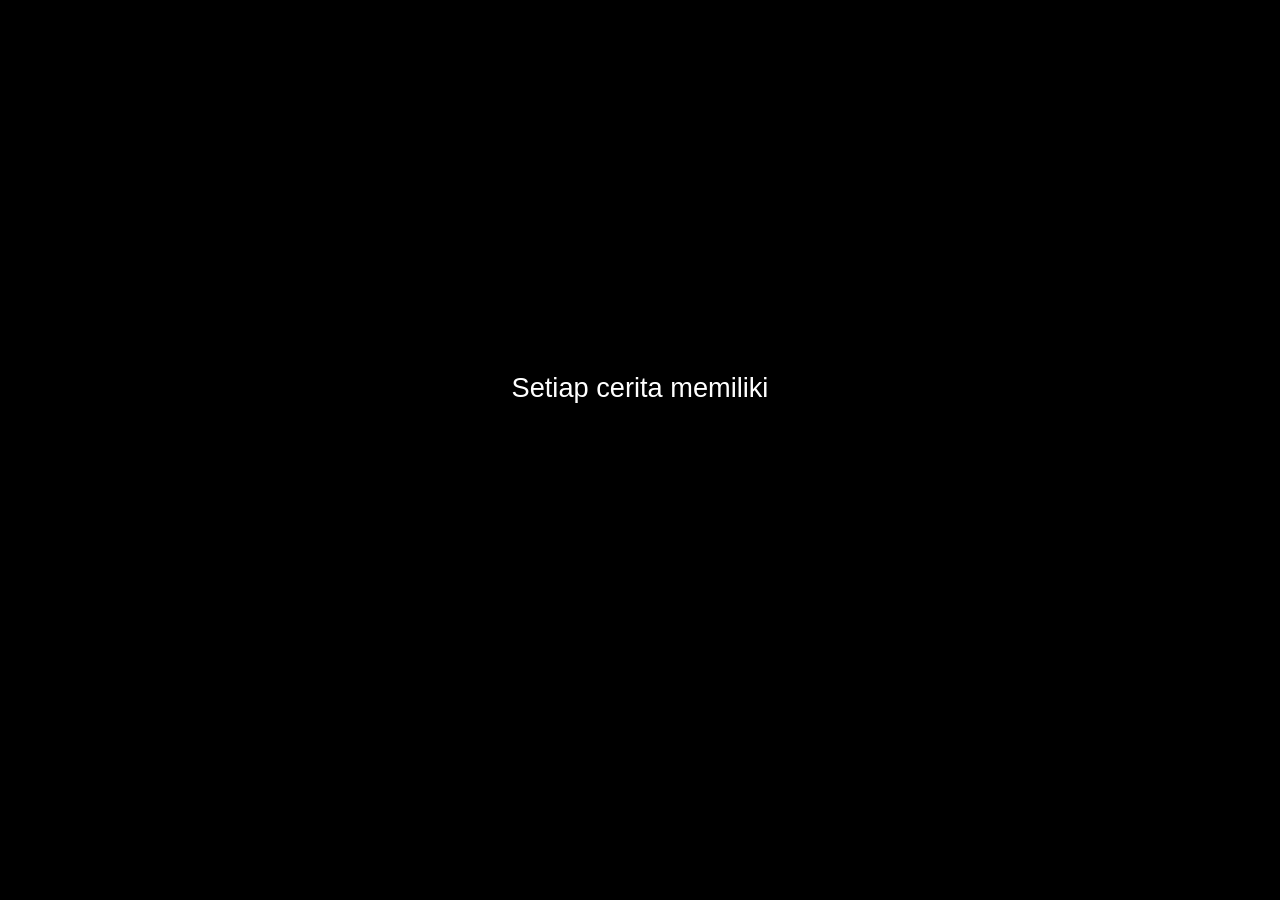
<file: index.html>
<!DOCTYPE html>
<html lang="id">
<head>
    <meta charset="UTF-8">
    <meta name="viewport" content="width=device-width, initial-scale=1.0">
    <title>The Story of Pinyu</title>

    <link rel="stylesheet" href="style.css">
</head>
<body>

    <div class="container">

        <div id="text-container">
            <p id="story-text"></p>
        </div>

        <button id="start-btn">
            💌 Mulai Cerita
        </button>

    </div>

    <script src="script.js"></script>

</body>
</html>
</file>
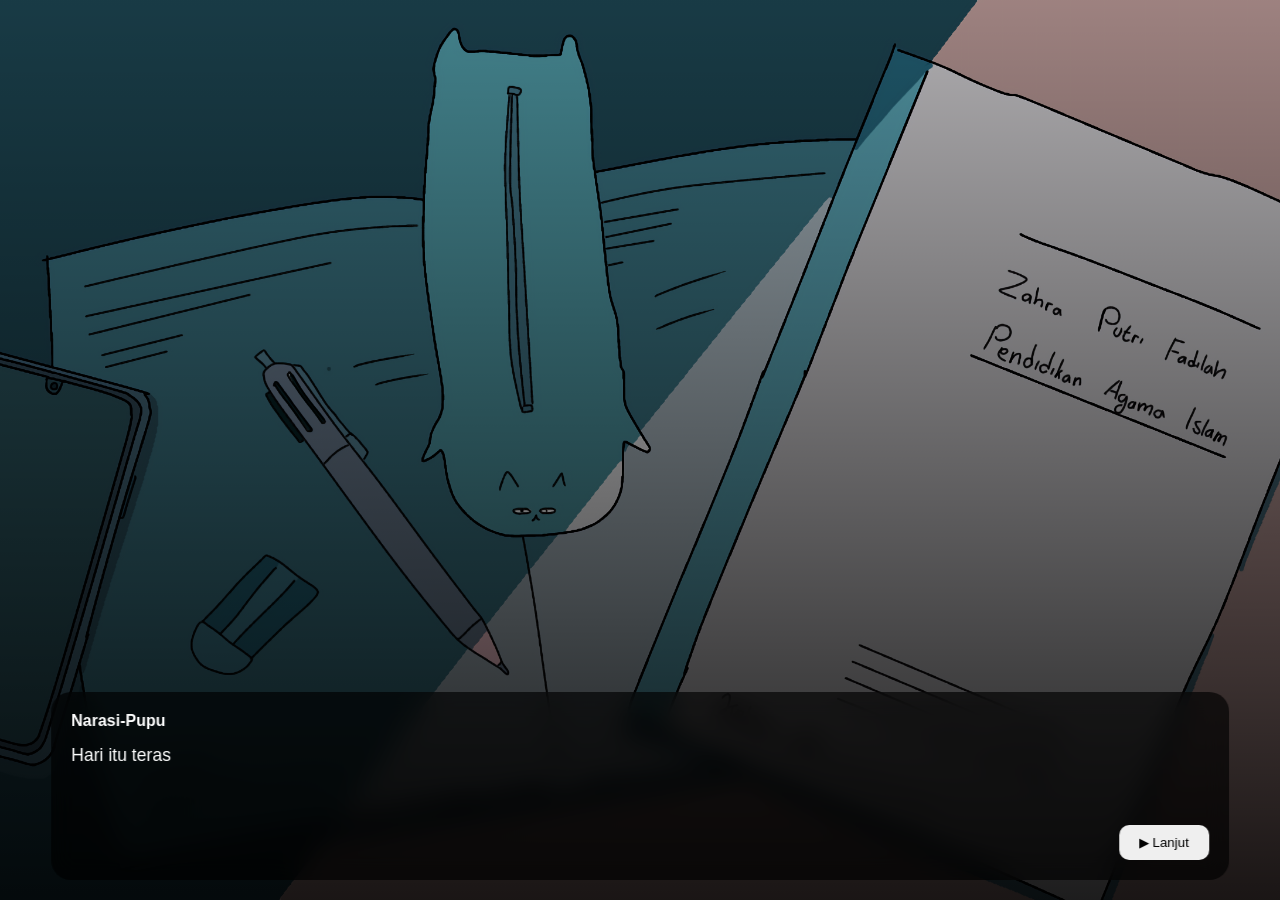
<file: chapter1.html>
<!DOCTYPE html>
<html lang="id">
<head>
    <meta charset="UTF-8">
    <meta name="viewport" content="width=device-width, initial-scale=1.0">
    <title>Chapter 1 - Pesan Pertama</title>

    <link rel="stylesheet" href="chapter1.css">
</head>
<body>

    <div id="game">

        <img
            id="sceneImage"
            class="scene-image"
            src="assets/scene1.png"
            alt="scene">

        <div class="overlay"></div>

        <div class="dialog-box">

            <div id="speaker">
                Narasi
            </div>

            <div id="dialogText"></div>

            <button id="nextBtn">
                ▶ Lanjut
            </button>

            <button id="btnNextChapter" style="display:none">Lanjut ke Chapter 2 ➔</button>

        </div>

        <div id="choiceContainer">

            <button class="choice" data-type="cepat">
                 Balas Sekarang Juga
            </button>

            <button class="choice" data-type="santai">
                 Balas Santai aja
            </button>

            <button class="choice" data-type="nanti">
                 Nanti aja deh
            </button>

        </div>

    </div>

    <script src="chapter1.js"></script>

</body>
</html>
</file>
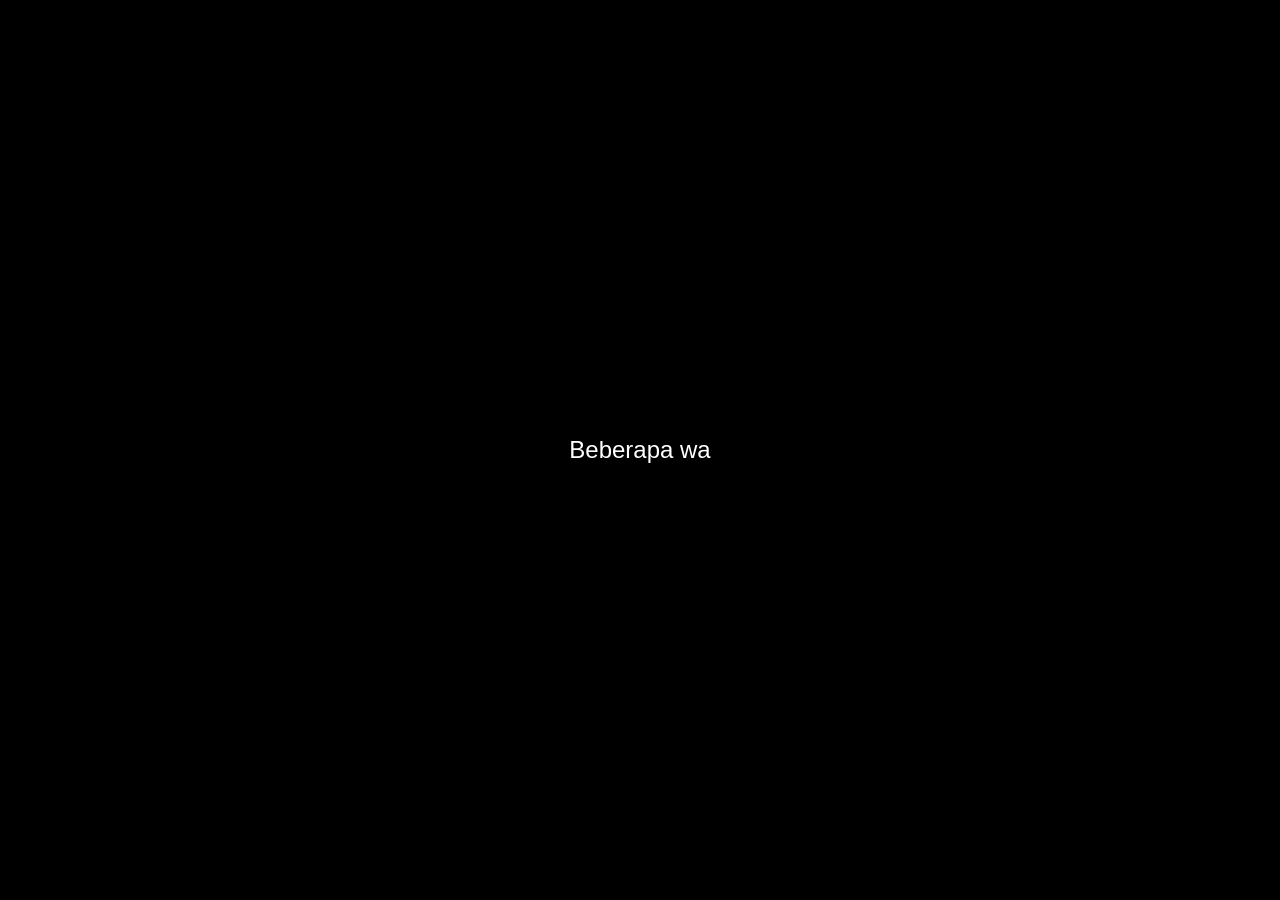
<file: chapter2.html>
<!DOCTYPE html>
<html lang="id">
<head>
    <meta charset="UTF-8">
    <meta name="viewport" content="width=device-width, initial-scale=1.0">
    <title>Chapter 2 - Chat Lewat Teman</title>
    <link rel="stylesheet" href="chapter2.css">
</head>
<body>

    <div id="prolog-screen">
        <p id="prolog-text"></p>
    </div>

    <div id="game">
        <img id="sceneImage" class="scene-image" src="assets/scene_narrative.png" alt="scene">
        <div class="overlay"></div>

        <div id="game-container" style="display:none;">
            <div id="source-container" class="drag-zone"></div>
            <div id="drop-container" class="drop-zone"></div>
            <button id="checkBtn" class="btn-check">Cek Urutan</button>
        </div>

        <div class="dialog-box">
            <div id="speaker">Narasi-Pupu</div>
            <div id="dialogText"></div>
            <button id="nextBtn">▶ Lanjut</button>
            <button id="btnNextChapter" style="display:none">Lanjut ke Chapter 3 ➔</button>
        </div>
    </div>

    <script src="chapter2.js"></script>
</body>
</html>
</file>
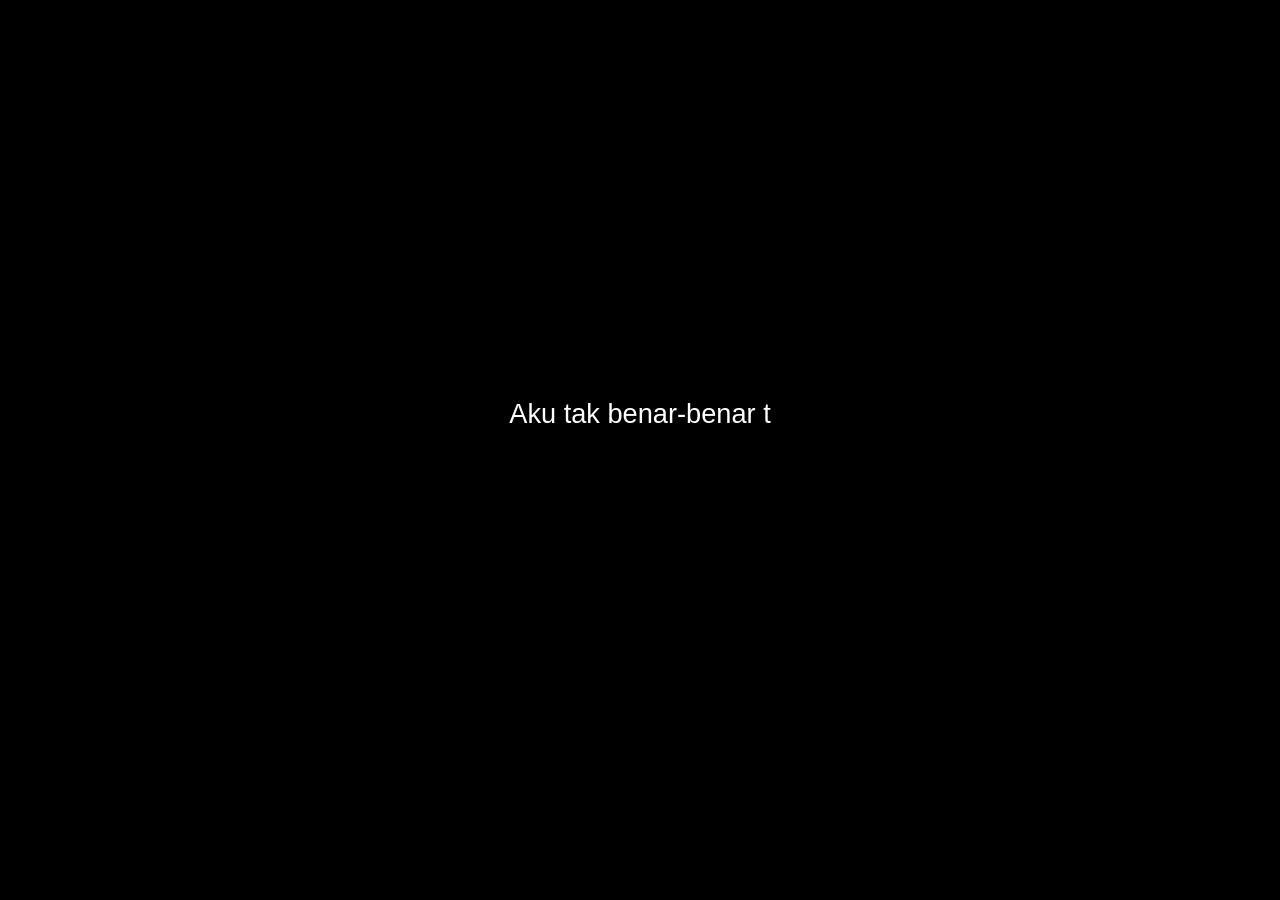
<file: chapter3.html>
<!DOCTYPE html>
<html lang="id">
<head>
    <meta charset="UTF-8">
    <meta name="viewport" content="width=device-width, initial-scale=1.0">
    <title>Chapter 3 - Mencari Alasan</title>
    <link rel="stylesheet" href="chapter3.css">
</head>
<body>

    <div class="container">
        <div id="text-container">
            <p id="story-text"></p>
        </div>
    </div>

    <!-- Elemen untuk background baru -->
    <div id="new-background"></div>

    <div id="object-container" style="display: none;">
        <img src="assets/obj_buku.png" id="obj-buku" class="clickable" alt="Buku">
        <img src="assets/obj_kertas.png" id="obj-kertas" class="clickable" alt="Kertas">
        <img src="assets/obj_jam.png" id="obj-jam" class="clickable" alt="Jam">
    </div>

    <div class="dialog-box" id="dialogBox" style="display: none;">
        <div id="speaker">Narasi-Binyu</div>
        <div id="dialogText"></div>
        <button id="nextBtn">▶ Lanjut</button>
    </div>

    <script src="chapter3.js"></script>
</body>
</html>
</file>
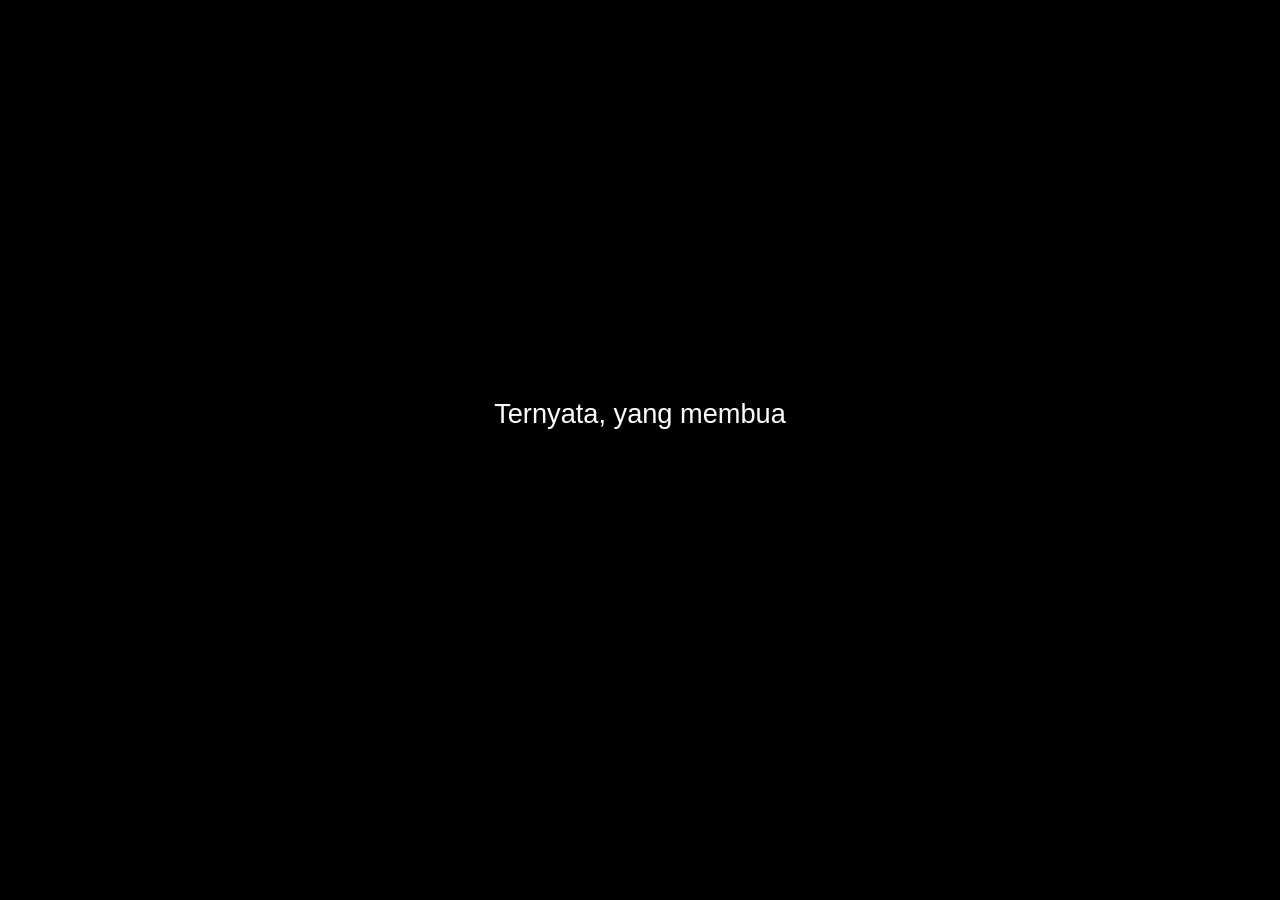
<file: chapter4.html>
<!DOCTYPE html>
<html lang="id">
<head>
    <meta charset="UTF-8">
    <meta name="viewport" content="width=device-width, initial-scale=1.0">
    <title>Chapter 4 - Momen-Momen Kecil</title>
    <link rel="stylesheet" href="chapter4.css">
</head>
<body>

    <div class="container">
        <div id="text-container">
            <p id="story-text"></p>
        </div>
    </div>

    <!-- Elemen untuk latar belakang dinamis -->
    <div id="new-background"></div>

    <!-- Elemen untuk foto/kenangan -->
    <div id="object-container" style="display: none;">
        <img src="assets/memori_foto.png" id="item-foto" class="memory-item" alt="Foto Pertama">
        <img src="assets/memori_ultah.jpg" id="item-ultah" class="memory-item" alt="Ulang Tahun">
        <img src="assets/memori_hadiah.jpg" id="item-hadiah" class="memory-item" alt="Hadiah Pertama">
        <img src="assets/memori_lagu.jpg" id="item-lagu" class="memory-item" alt="Lagu Favorit">
    </div>

    <!-- Kotak Dialog Utama -->
    <div class="dialog-box" id="dialogBox" style="display: none;">
        <div id="speaker">Narasi-Pupu</div>
        <div id="dialogText"></div>
        <button id="nextBtn">▶ Lanjut</button>
    </div>

    <script src="chapter4.js"></script>
</body>
</html>
</file>
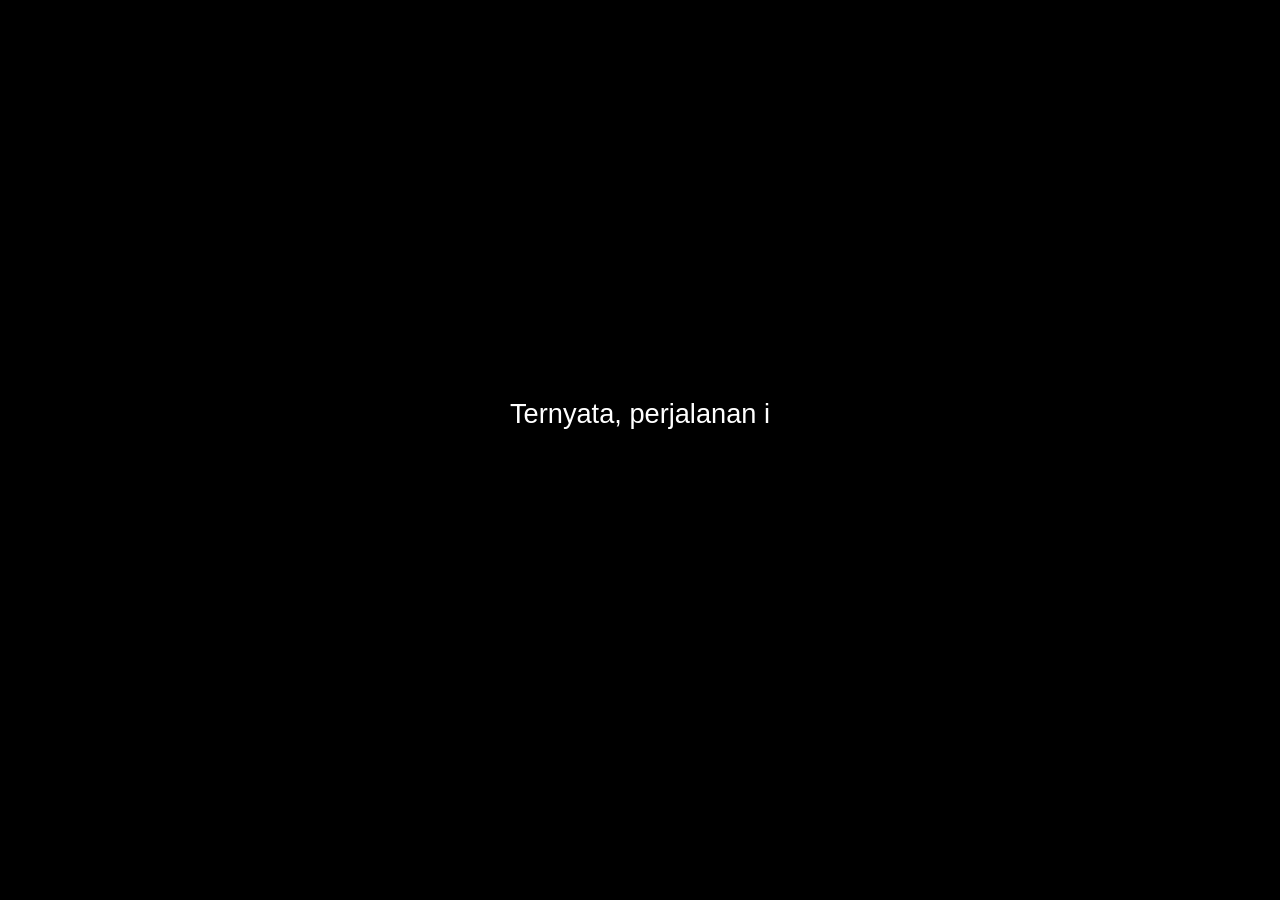
<file: chapter5.html>
<!DOCTYPE html>
<html lang="id">
<head>
    <meta charset="UTF-8">
    <meta name="viewport" content="width=device-width, initial-scale=1.0">
    <title>Chapter 5 - Mulai Ada Perasaan</title>
    <link rel="stylesheet" href="chapter5.css">
</head>
<body>

    <div class="container">
        <div id="text-container">
            <p id="story-text"></p>
        </div>
    </div>

    <div id="new-background"></div>

    <div id="choice-container" style="display: none;">
        <button class="choice-btn" id="choice1">Ah Biasa Meren cuma temen</button>
        <button class="choice-btn" id="choice2">Emm... Mungkin aku suka dia...?</button>
    </div>

    <div class="dialog-box" id="dialogBox" style="display: none;">
        <div id="speaker">Narasi-Pupu</div>
        <div id="dialogText"></div>
        <button id="nextBtn">▶ Lanjut</button>
    </div>

    <script src="chapter5.js"></script>
</body>
</html>
</file>
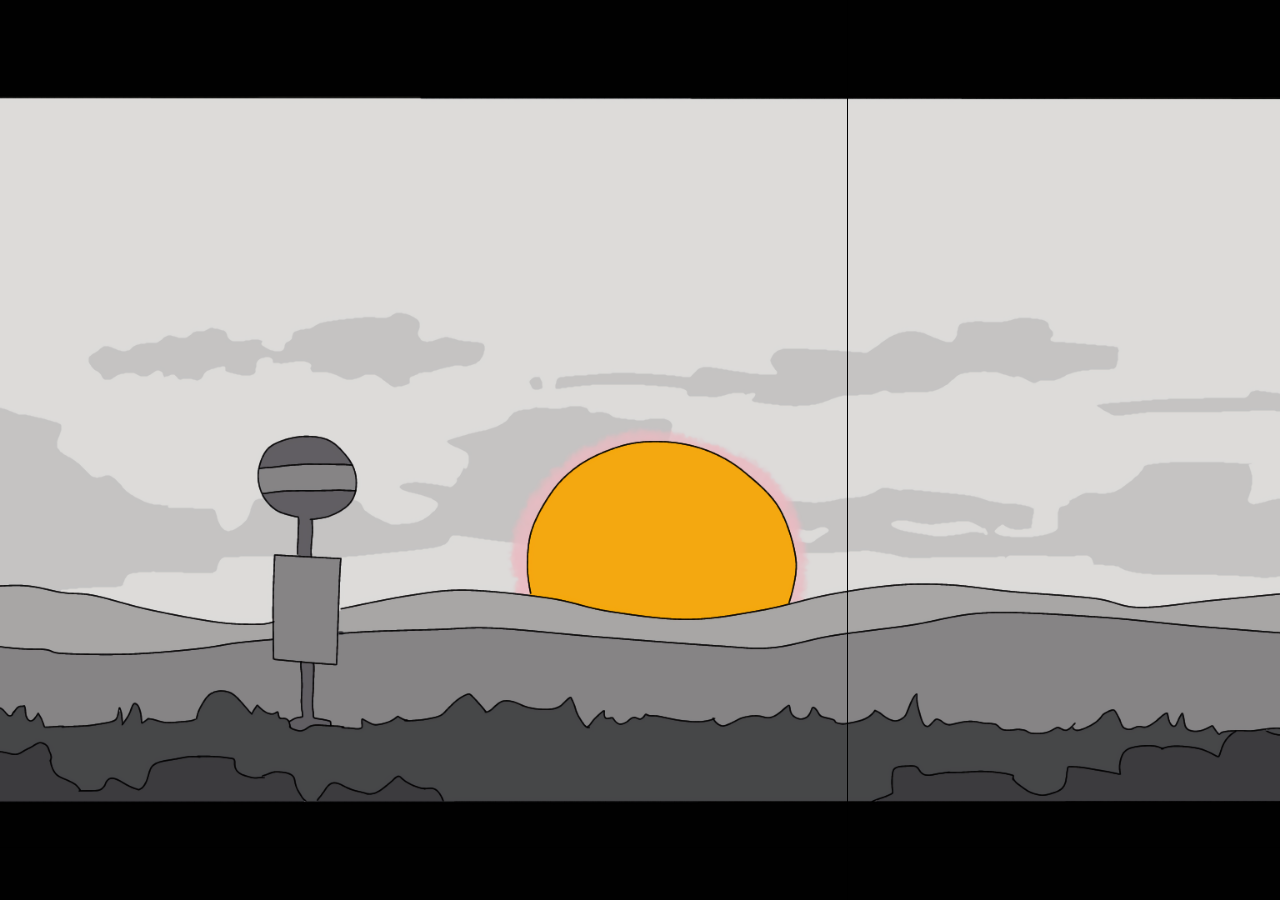
<file: chapter6.html>
<!DOCTYPE html>
<html lang="id">
<head>
    <meta charset="UTF-8">
    <meta name="viewport" content="width=device-width, initial-scale=1.0">
    <title>Chapter 6 - Rintangan Hubungan</title>
    <link rel="stylesheet" href="chapter6.css">
</head>
<body>

    <div id="new-background"></div>

    <div class="container" id="prolog-container">
        <div id="text-container">
            <p id="story-text"></p>
        </div>
    </div>

    <div id="puzzle-container" style="display: none;">
        <svg id="line-svg"></svg>
        
        <div class="nodes-wrapper">
            <div class="column problems">
                <div class="node-wrapper">
                    <div class="node-label">Kurang komunikasi</div>
                    <div class="node problem-node" data-id="p1" data-match="s1"></div>
                </div>
                <div class="node-wrapper">
                    <div class="node-label">Sibuk sekolah</div>
                    <div class="node problem-node" data-id="p2" data-match="s2"></div>
                </div>
                <div class="node-wrapper">
                    <div class="node-label">Salah paham</div>
                    <div class="node problem-node" data-id="p3" data-match="s3"></div>
                </div>
            </div>

            <div class="column solutions">
                <div class="node-wrapper">
                    <div class="node solution-node" data-id="s1"></div>
                    <div class="node-label">Mengobrol baik-baik</div>
                </div>
                <div class="node-wrapper">
                    <div class="node solution-node" data-id="s2"></div>
                    <div class="node-label">Memberikan dukungan</div>
                </div>
                <div class="node-wrapper">
                    <div class="node solution-node" data-id="s3"></div>
                    <div class="node-label">Mendengarkan penjelasan</div>
                </div>
            </div>
        </div>
    </div>

    <div id="trust-notif" class="hidden">❤️ Trust +10</div>

    <div class="dialog-box" id="dialogBox" style="display: none;">
        <div id="speaker">Narasi-Pupu</div>
        <div id="dialogText"></div>
        <button id="nextBtn">▶ Lanjut</button>
    </div>

    <script src="chapter6.js"></script>
</body>
</html>
</file>
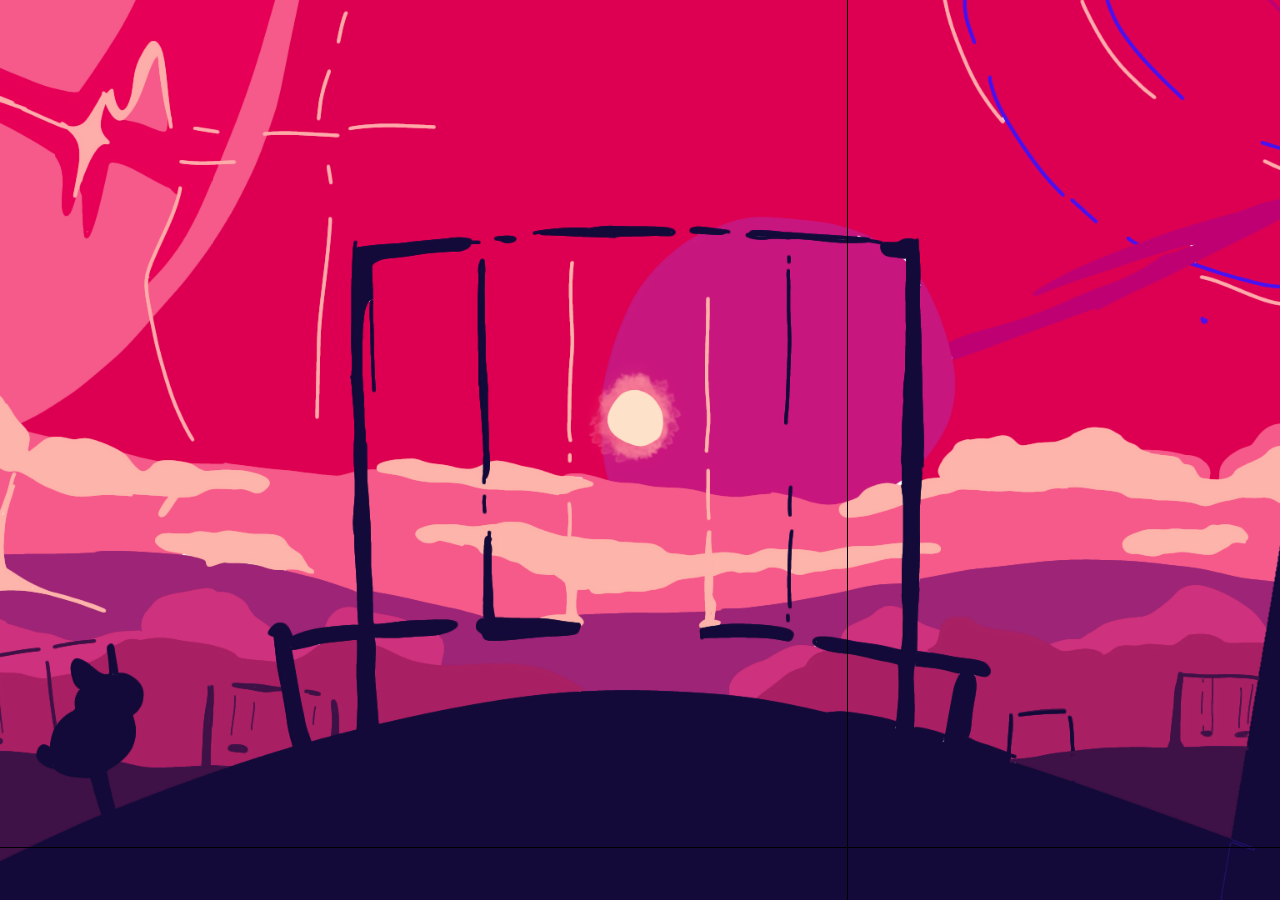
<file: chapter7.html>
<!DOCTYPE html>
<html lang="id">
<head>
    <meta charset="UTF-8">
    <meta name="viewport" content="width=device-width, initial-scale=1.0">
    <title>Bab 7 - Menjaga Hubungan</title>
    <link rel="stylesheet" href="chapter7.css">
</head>
<body>

    <div id="new-background"></div>

    <div class="container" id="prolog-container">
        <div id="text-container">
            <p id="story-text"></p>
        </div>
    </div>

    <div id="game-container" style="display: none;">
        <div class="score-board">Skor: <span id="score-val">0</span> / 10</div>
        <div class="target-zone">
            <div class="target-heart"></div>
        </div>
        <div class="action-area">
            <button id="hit-btn">TEKAN SEKARANG</button>
        </div>
    </div>

    <div class="dialog-box" id="dialogBox" style="display: none;">
        <div id="speaker">Narasi-Pupu</div>
        <div id="dialogText"></div>
        <button id="nextBtn">▶ Lanjut</button>
    </div>

    <script src="chapter7.js"></script>
</body>
</html>
</file>
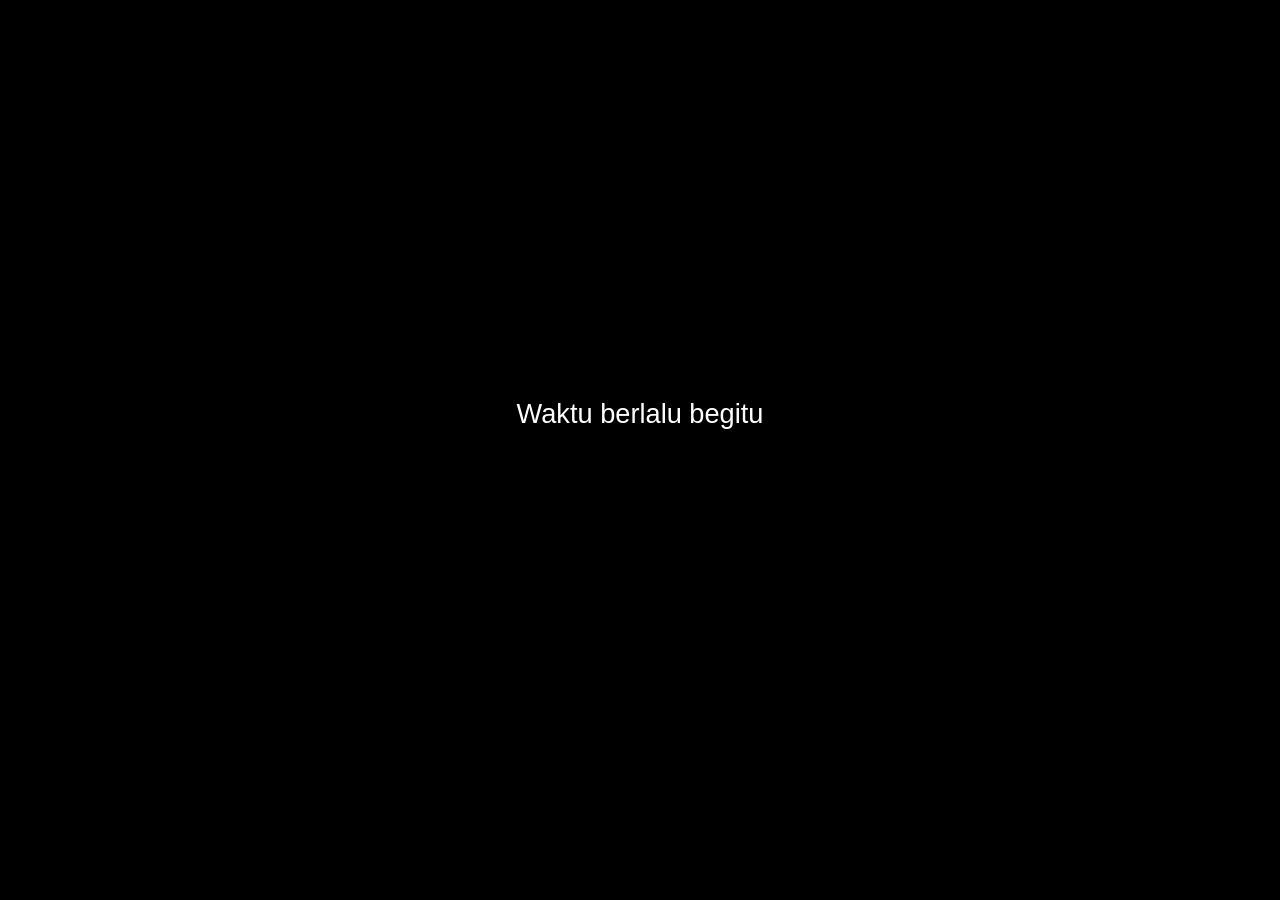
<file: chapter8.html>
<!DOCTYPE html>
<html lang="id">
<head>
    <meta charset="UTF-8">
    <meta name="viewport" content="width=device-width, initial-scale=1.0">
    <title>Chapter 8 - Masa Depan</title>
    <link rel="stylesheet" href="chapter8.css">
</head>
<body>

    <div class="container">
        <div id="text-container">
            <p id="story-text"></p>
        </div>
    </div>

    <div id="new-background"></div>

    <div id="choice-container" style="display: none;">
        <button class="choice-btn" id="choicePupu">Traveling (Pupu)</button>
        <button class="choice-btn" id="choiceBinyu">Traveling (Binyu)</button>
        <button class="choice-btn" id="choiceMenikah">Merit??? PFT</button>
        <button class="choice-btn" id="choiceRumah">Rumah Bersama</button>
        <button class="choice-btn" id="choiceBobok">Bobok</button>
    </div>

    <div class="dialog-box" id="dialogBox" style="display: none;">
        <div id="speaker">Narasi</div>
        <div id="dialogText"></div>
        <button id="nextBtn">▶ Lanjut</button>
    </div>

    <div id="epilogue-container" style="display: none;">
        <p id="epilogue-text"></p>
    </div>

    <div id="video-container" style="display: none;">
        <iframe id="youtube-video" width="640" height="360" src="https://www.youtube.com/embed/aZ7pqZbfY0c" title="YouTube video player" frameborder="0" referrerpolicy="strict-origin-when-cross-origin" allow="accelerometer; autoplay; clipboard-write; encrypted-media; gyroscope; picture-in-picture" allowfullscreen></iframe>
        <button id="showFinalBtn" class="choice-btn" style="margin-top: 30px;">Lanjut➔</button>
    </div>

    <div id="final-container" style="display: none;">
        <h2>Terima Kasih Hun...</h2>
        <p class="final-desc">Scan kode QR atau klik tombol di bawah.</p>
        
        <img src="assets/qr_code.png" alt="QR Code Google Drive" id="qr-code">
        
        <a href="https://drive.google.com/drive/folders/1DPTX_KvTx80lkhcj4vK1BZSDhD-FadIW?usp=sharing" target="_blank" class="drive-btn">Buka Google Drive</a>
    </div>

    <script src="chapter8.js"></script>
</body>
</html>
</file>
<file: style.css>
*{
    margin:0;
    padding:0;
    box-sizing:border-box;
    font-family:"Segoe UI", sans-serif;
}

body{
    background:#000;
    color:white;
    width:100%;
    height:100vh;
    overflow:hidden;

    display:flex;
    justify-content:center;
    align-items:center;
}

/* ===================
   Bintang
=================== */

#stars{
    position:fixed;
    inset:0;
    overflow:hidden;
    z-index:0;
}

.star{
    position:absolute;
    width:2px;
    height:2px;
    background:white;
    border-radius:50%;
    animation:twinkle 3s infinite;
}

@keyframes twinkle{
    0%,100%{
        opacity:.2;
    }
    50%{
        opacity:1;
    }
}

/* ===================
   Vignette
=================== */

.vignette{
    position:fixed;
    inset:0;

    background:
    radial-gradient(
        circle,
        transparent 45%,
        rgba(0,0,0,0.8) 100%
    );

    pointer-events:none;
    z-index:1;
}


.container{
    position:relative;
    z-index:2;

    width:90%;
    max-width:700px;

    text-align:center;
}

#story-text{
    font-size:1.7rem;
    line-height:1.8;

    min-height:120px;

    opacity:0;
    transition:opacity 1s;
}

.show{
    opacity:1 !important;
}


#start-btn{

    padding:16px 40px;

    border:none;
    border-radius:999px;

    font-size:1.1rem;
    cursor:pointer;

    background:white;
    color:black;

    opacity:0;
    pointer-events:none;

    transition:.5s;
}

.show-btn{
    opacity:1 !important;
    pointer-events:auto !important;

    animation:pulse 2s infinite;
}

@keyframes pulse{

    0%{
        transform:scale(1);
    }

    50%{
        transform:scale(1.08);
    }

    100%{
        transform:scale(1);
    }
}

#start-btn:hover{
    transform:scale(1.08);
}
</file>
<file: chapter1.css>
*{
    margin:0;
    padding:0;
    box-sizing:border-box;
    font-family:"Segoe UI",sans-serif;
}

body{
    background:black;
    overflow:hidden;
}

#game{
    width:100%;
    height:100vh;
    position:relative;
}

/* IMAGE */

.scene-image{
    position:absolute;
    inset:0;

    width:100%;
    height:100%;

    object-fit:cover;

    opacity:1;

    transition:opacity 1s ease;
}

.fade-out{
    opacity:0;
}

/* DARK OVERLAY */

.overlay{
    position:absolute;
    inset:0;

    background:
    linear-gradient(
        to top,
        rgba(0,0,0,.85),
        rgba(0,0,0,.1)
    );
}

/* DIALOG */

.dialog-box{

    position:absolute;

    left:50%;
    bottom:20px;

    transform:translateX(-50%);

    width:92%;

    background:rgba(0,0,0,.65);

    backdrop-filter:blur(12px);

    border-radius:20px;

    padding:20px;

    color:white;
}

#speaker{
    font-weight:bold;
    margin-bottom:10px;
}

#dialogText{
    min-height:70px;
    line-height:1.8;
    font-size:1.1rem;
}

#nextBtn{

    margin-top:15px;

    padding:10px 20px;

    border:none;

    border-radius:10px;

    cursor:pointer;

    float:right;
}

#btnNextChapter{
    margin-top:15px;
    padding:10px 20px;
    border:none;
    border-radius:10px;
    background:#fff;
    color:#000;
    cursor:pointer;
    font-weight:bold;
    float:right;
}

/* CHOICE */

#choiceContainer{

    display:none;

    position:absolute;

    left:50%;
    top:80%;

    transform:translate(-50%,-50%);

    width:85%;

    max-width:400px;

    z-index:20;

    
}

.choice{

    width:100%;

    padding:16px;

    margin:10px 0;

    border:none;

    border-radius:15px;

    font-size:1rem;

    cursor:pointer;

}
</file>
<file: chapter2.css>
*{ margin:0; padding:0; box-sizing:border-box; font-family:"Segoe UI",sans-serif; }
body{ background:black; overflow:hidden; }
#game{ width:100%; height:100vh; position:relative; }

/* IMAGE & OVERLAY */
.scene-image{ position:absolute; inset:0; width:100%; height:100%; object-fit:cover; opacity:1; transition:opacity 1s ease; }
.fade-out{ opacity:0; }
.overlay{ position:absolute; inset:0; background:linear-gradient(to top, rgba(0,0,0,.85), rgba(0,0,0,.1)); }

/* DIALOG */
.dialog-box{ position:absolute; left:50%; bottom:20px; transform:translateX(-50%); width:92%; background:rgba(0,0,0,.65); backdrop-filter:blur(12px); border-radius:20px; padding:20px; color:white; z-index:100; }
#speaker{ font-weight:bold; margin-bottom:10px; }
#dialogText{ min-height:70px; line-height:1.8; font-size:1.1rem; }
#nextBtn, #btnNextChapter, .btn-check{ margin-top:15px; padding:10px 20px; border:none; border-radius:10px; background:#fff; color:#000; cursor:pointer; font-weight:bold; float:right; }

/* GAME AREA */
#game-container{ position:absolute; top:20%; left:50%; transform:translateX(-50%); width:90%; z-index:50; display:flex; flex-direction:column; align-items:center; }
.drag-zone, .drop-zone{ display:flex; flex-wrap:wrap; justify-content:center; gap:10px; margin-bottom:20px; }
.drop-zone{ border:3px dashed #fff; padding:20px; border-radius:20px; min-height:150px; width:100%; align-content: center; }

/* CHAT BUBBLE */
.chat-bubble { background: #007bff; color: white; padding: 15px 20px; border-radius: 15px; cursor: grab; user-select: none; font-size: 1rem; margin: 5px; box-shadow: 0 4px 6px rgba(0,0,0,0.3); }
.chat-bubble:active { cursor: grabbing; }

/* Styling Prolog */
#prolog-screen {
    position: fixed;
    inset: 0;
    background: black;
    z-index: 9999;
    display: flex;
    justify-content: center;
    align-items: center;
    opacity: 1;
    transition: opacity 2s ease; /* Transisi fade out lambat */
}

#prolog-text {
    color: white;
    font-size: 1.5rem;
    font-family: "Segoe UI", sans-serif;
    text-align: center;
}

.prolog-fade-out {
    opacity: 0;
    pointer-events: none;
}
</file>
<file: chapter3.css>
/* Gaya dasar tetap dipertahankan dari sumber asli */
*{
    margin:0;
    padding:0;
    box-sizing:border-box;
    font-family:"Segoe UI", sans-serif;
}

body{
    background:#000;
    color:white;
    width:100%;
    height:100vh;
    overflow:hidden;
    display:flex;
    justify-content:center;
    align-items:center;
}

/* Elemen transisi background baru */
#new-background {
    position: fixed;
    inset: 0;

    background-image: url('assets/bg_chapter3.png');
    background-size: cover;       
    background-position: center;    
    background-repeat: no-repeat;    
    
    opacity: 0;
    transition: opacity 2s ease-in-out;
    pointer-events: none;
    z-index: 3;
}

.show-new-bg {
    opacity: 1 !important;
}


.container{
    position:relative;
    z-index:2;
    width:90%;
    max-width:700px;
    text-align:center;
}

#story-text{
    font-size:1.7rem;
    line-height:1.8;
    min-height:120px;
    opacity:0;
    transition:opacity 1s;
}

.show{
    opacity:1 !important;
}

/* Tambahkan ini di bagian bawah file css Anda */

.dialog-box {
    position: absolute;
    left: 50%;
    bottom: 20px;
    transform: translateX(-50%);
    width: 92%;
    max-width: 700px;
    background: rgba(0, 0, 0, 0.65);
    backdrop-filter: blur(12px);
    border-radius: 20px;
    padding: 20px;
    color: white;
    z-index: 10; /* Agar di atas background */
}

#speaker {
    font-weight: bold;
    margin-bottom: 10px;
}

#dialogText {
    min-height: 70px;
    line-height: 1.8;
    font-size: 1.1rem;
}

/* Tombol Lanjut harus menggunakan float: right */
#nextBtn {
    margin-top: 15px;
    padding: 10px 20px;
    border: none;
    border-radius: 10px;
    cursor: pointer;
    float: right; /* Ini yang membuat tombol di kanan bawah */
}

/* TAMBAHAN: Style Game Objek */
#object-container {
    position: absolute;
    inset: 0;
    z-index: 5;
}

.clickable {
    position: absolute;
    top: 0;
    left: 0;
    width: 100%; 
    height: 100%;
    cursor: pointer;
    transition: transform 0.2s;
    display: none; /* TAMBAHAN: Sembunyikan semua objek pada awalnya */
}

/* Animasi Glow (Hint) */
.pulse-effect {
    animation: glow 1.5s infinite alternate;
}

@keyframes glow {
    0% { filter: drop-shadow(0 0 5px rgba(255, 255, 255, 0.5)) brightness(1); }
    100% { filter: drop-shadow(0 0 60px rgba(255, 255, 255, 1)) brightness(1.3); }
}
</file>
<file: chapter4.css>
* {
    margin: 0;
    padding: 0;
    box-sizing: border-box;
    font-family: "Segoe UI", sans-serif;
}

body {
    background: #000;
    color: white;
    width: 100%;
    height: 100vh;
    overflow: hidden;
    display: flex;
    justify-content: center;
    align-items: center;
}

/* Transisi Latar Belakang (Fade-in & Fade-out) */
#new-background {
    position: fixed;
    inset: 0;
    background-size: cover;       
    background-position: center;    
    background-repeat: no-repeat;    
    opacity: 0;
    transition: opacity 1s ease-in-out; /* Transisi pudar selama 1 detik */
    pointer-events: none;
    z-index: 3;
}

.show-new-bg {
    opacity: 1 !important;
}

.container {
    position: relative;
    z-index: 2;
    width: 90%;
    max-width: 700px;
    text-align: center;
}

#story-text {
    font-size: 1.7rem;
    line-height: 1.8;
    min-height: 120px;
    opacity: 0;
    transition: opacity 1s;
}

.show {
    opacity: 1 !important;
}

/* Penempatan Objek Kenangan */
#object-container {
    position: absolute;
    inset: 0;
    z-index: 5;
}

/* Gaya dasar objek kenangan (Abu-abu) */
.memory-item {
    position: absolute;
    cursor: pointer;
    filter: grayscale(100%) brightness(0.7);
    transition: all 1s ease;
}

/* Efek saat memori telah diklik (Berwarna) */
.memory-item.revealed {
    filter: grayscale(0%) brightness(1);
    pointer-events: none; 
    animation: glow 2s infinite alternate;
}

@keyframes glow {
    0% { filter: drop-shadow(0 0 5px rgba(255, 255, 255, 0.2)) brightness(1); }
    100% { filter: drop-shadow(0 0 15px rgba(255, 255, 255, 0.6)) brightness(1.1); }
}

/* Koordinat posisi foto pada buku (Silakan disesuaikan) */
#item-foto { top: 20%; left: 25%; width: 150px; }
#item-ultah { top: 20%; right: 25%; width: 150px; }
#item-hadiah { top: 55%; left: 25%; width: 150px; }
#item-lagu { top: 55%; right: 25%; width: 150px; }

/* Kotak Dialog */
.dialog-box {
    position: absolute;
    left: 50%;
    bottom: 20px;
    transform: translateX(-50%);
    width: 92%;
    max-width: 700px;
    background: rgba(0, 0, 0, 0.65);
    backdrop-filter: blur(12px);
    border-radius: 20px;
    padding: 20px;
    color: white;
    z-index: 10;
}

#speaker {
    font-weight: bold;
    margin-bottom: 10px;
}

#dialogText {
    min-height: 70px;
    line-height: 1.8;
    font-size: 1.1rem;
}

#nextBtn {
    margin-top: 15px;
    padding: 10px 20px;
    border: none;
    border-radius: 10px;
    cursor: pointer;
    float: right;
    background-color: white;
    color: black;
    font-weight: bold;
}
</file>
<file: chapter5.css>
* {
    margin: 0;
    padding: 0;
    box-sizing: border-box;
    font-family: "Segoe UI", sans-serif;
}

body {
    background: #000;
    color: white;
    width: 100%;
    height: 100vh;
    overflow: hidden;
    display: flex;
    justify-content: center;
    align-items: center;
}

/* Transisi Latar Belakang */
#new-background {
    position: fixed;
    inset: 0;
    background-size: cover;       
    background-position: center;    
    background-repeat: no-repeat;    
    opacity: 0;
    transition: opacity 1s ease-in-out;
    pointer-events: none;
    z-index: 3;
}

.show-new-bg {
    opacity: 1 !important;
}

.container {
    position: relative;
    z-index: 2;
    width: 90%;
    max-width: 700px;
    text-align: center;
}

#story-text {
    font-size: 1.7rem;
    line-height: 1.8;
    min-height: 120px;
    opacity: 0;
    transition: opacity 1s;
}

.show {
    opacity: 1 !important;
}

/* Wadah dan Tombol Pilihan */
#choice-container {
    position: absolute;
    top: 45%;
    left: 50%;
    transform: translate(-50%, -50%);
    display: flex;
    flex-direction: column;
    gap: 15px;
    z-index: 15;
    width: 80%;
    max-width: 400px;
}

.choice-btn {
    padding: 15px 20px;
    font-size: 1.1rem;
    font-weight: bold;
    color: white;
    background: rgba(255, 255, 255, 0.15);
    border: 2px solid rgba(255, 255, 255, 0.5);
    border-radius: 12px;
    cursor: pointer;
    backdrop-filter: blur(8px);
    transition: all 0.3s ease;
}

.choice-btn:hover {
    background: white;
    color: black;
    transform: scale(1.05);
    box-shadow: 0 0 15px rgba(255, 255, 255, 0.4);
}

/* Kotak Dialog */
.dialog-box {
    position: absolute;
    left: 50%;
    bottom: 20px;
    transform: translateX(-50%);
    width: 92%;
    max-width: 700px;
    background: rgba(0, 0, 0, 0.65);
    backdrop-filter: blur(12px);
    border-radius: 20px;
    padding: 20px;
    color: white;
    z-index: 10;
}

#speaker {
    font-weight: bold;
    margin-bottom: 10px;
}

#dialogText {
    min-height: 70px;
    line-height: 1.8;
    font-size: 1.1rem;
}

#nextBtn {
    margin-top: 15px;
    padding: 10px 20px;
    border: none;
    border-radius: 10px;
    cursor: pointer;
    float: right;
    background-color: white;
    color: black;
    font-weight: bold;
}
</file>
<file: chapter6.css>
* {
    margin: 0;
    padding: 0;
    box-sizing: border-box;
    font-family: "Segoe UI", sans-serif;
}

body {
    background: #000;
    color: white;
    width: 100%;
    height: 100vh;
    overflow: hidden;
    display: flex;
    justify-content: center;
    align-items: center;
}

/* Transisi Latar Belakang */
#new-background {
    position: fixed;
    inset: 0;
    background-size: cover;       
    background-position: center;    
    background-repeat: no-repeat;    
    opacity: 0;
    transition: opacity 1.5s ease-in-out;
    pointer-events: none;
    z-index: 1;
}

.show-new-bg {
    opacity: 1 !important;
}

/* Wadah Teks Prolog */
.container {
    position: relative;
    z-index: 2;
    width: 90%;
    max-width: 700px;
    text-align: center;
}

#story-text {
    font-size: 1.5rem;
    line-height: 1.8;
    min-height: 120px;
    opacity: 0;
    transition: opacity 1s;
    background: rgba(0, 0, 0, 0.5);
    padding: 20px;
    border-radius: 15px;
    backdrop-filter: blur(5px);
}

.show {
    opacity: 1 !important;
}

/* Kotak Dialog */
.dialog-box {
    position: absolute;
    left: 50%;
    bottom: 20px;
    transform: translateX(-50%);
    width: 92%;
    max-width: 700px;
    background: rgba(0, 0, 0, 0.7);
    backdrop-filter: blur(12px);
    border-radius: 20px;
    padding: 20px;
    color: white;
    z-index: 10;
}

#speaker {
    font-weight: bold;
    margin-bottom: 10px;
    color: #ffca28;
}

#dialogText {
    min-height: 70px;
    line-height: 1.8;
    font-size: 1.1rem;
}

#nextBtn {
    margin-top: 15px;
    padding: 10px 20px;
    border: none;
    border-radius: 10px;
    cursor: pointer;
    float: right;
    background-color: white;
    color: black;
    font-weight: bold;
    transition: 0.3s;
}

#nextBtn:hover {
    background-color: #ddd;
}

/* Area Teka-Teki */
#puzzle-container {
    position: absolute;
    top: 50%;
    left: 50%;
    transform: translate(-50%, -50%);
    width: 90%;
    max-width: 800px;
    height: 60vh;
    z-index: 5;
    background: rgba(0, 0, 0, 0.4);
    border-radius: 20px;
    backdrop-filter: blur(10px);
    border: 1px solid rgba(255, 255, 255, 0.2);
}

#line-svg {
    position: absolute;
    top: 0;
    left: 0;
    width: 100%;
    height: 100%;
    pointer-events: none; /* Agar tidak menghalangi interaksi klik */
}

.nodes-wrapper {
    display: flex;
    justify-content: space-between;
    width: 100%;
    height: 100%;
    padding: 40px 20px;
}

.column {
    display: flex;
    flex-direction: column;
    justify-content: space-around;
    align-items: center;
    width: 45%;
}

.node-wrapper {
    display: flex;
    align-items: center;
    gap: 15px;
}

.node-label {
    font-size: 1.1rem;
    font-weight: 600;
    background: rgba(255, 255, 255, 0.1);
    padding: 10px 15px;
    border-radius: 10px;
    text-align: center;
}

.node {
    width: 30px;
    height: 30px;
    border-radius: 50%;
    cursor: pointer;
    position: relative;
    z-index: 10;
    transition: 0.3s ease;
}

.problem-node {
    background: #555;
    box-shadow: 0 0 10px rgba(0, 0, 0, 0.8);
}

.problem-node:hover {
    transform: scale(1.2);
    background: #777;
}

.solution-node {
    background: #fff;
    box-shadow: 0 0 15px rgba(255, 255, 255, 0.5);
}

.node.solved {
    background: #4caf50 !important;
    box-shadow: 0 0 20px #4caf50 !important;
    pointer-events: none;
}

.problem-node.solved + .node-label,
.node-label.solved-label {
    color: #4caf50;
    transition: 0.5s;
}

/* Notifikasi Poin Kepercayaan */
#trust-notif {
    position: absolute;
    top: 20%;
    left: 50%;
    transform: translateX(-50%);
    font-size: 1.5rem;
    font-weight: bold;
    color: #ff5252;
    background: rgba(255, 255, 255, 0.9);
    padding: 10px 20px;
    border-radius: 20px;
    box-shadow: 0 0 15px rgba(255, 82, 82, 0.5);
    z-index: 20;
    opacity: 0;
    pointer-events: none;
    transition: opacity 0.3s, transform 0.5s ease-out;
}

#trust-notif.show-notif {
    opacity: 1;
    transform: translate(-50%, -20px);
}
</file>
<file: chapter7.css>
/* ============================================================
   chapter7.css
   Diperbarui: Mengubah bentuk objek menjadi Hati (Love)
============================================================ */

* {
    margin: 0;
    padding: 0;
    box-sizing: border-box;
    font-family: "Segoe UI", sans-serif;
}

body {
    background: #000;
    color: white;
    width: 100%;
    height: 100vh;
    overflow: hidden;
    display: flex;
    justify-content: center;
    align-items: center;
}

/* Transisi Latar Belakang */
#new-background {
    position: fixed;
    inset: 0;
    background-size: cover;       
    background-position: center;    
    background-repeat: no-repeat;    
    opacity: 0;
    transition: opacity 1.5s ease-in-out;
    pointer-events: none;
    z-index: 1;
}

.show-new-bg {
    opacity: 1 !important;
}

/* Wadah Teks Prolog */
.container {
    position: relative;
    z-index: 2;
    width: 90%;
    max-width: 700px;
    text-align: center;
}

#story-text {
    font-size: 1.5rem;
    line-height: 1.8;
    min-height: 120px;
    opacity: 0;
    transition: opacity 1s;
    background: rgba(0, 0, 0, 0.5);
    padding: 20px;
    border-radius: 15px;
    backdrop-filter: blur(5px);
}

.show {
    opacity: 1 !important;
}

/* Kotak Dialog */
.dialog-box {
    position: absolute;
    left: 50%;
    bottom: 20px;
    transform: translateX(-50%);
    width: 92%;
    max-width: 700px;
    background: rgba(0, 0, 0, 0.7);
    backdrop-filter: blur(12px);
    border-radius: 20px;
    padding: 20px;
    color: white;
    z-index: 10;
}

#speaker {
    font-weight: bold;
    margin-bottom: 10px;
    color: #ffca28;
}

#dialogText {
    min-height: 70px;
    line-height: 1.8;
    font-size: 1.1rem;
}

#nextBtn {
    margin-top: 15px;
    padding: 10px 20px;
    border: none;
    border-radius: 10px;
    cursor: pointer;
    float: right;
    background-color: white;
    color: black;
    font-weight: bold;
    transition: 0.3s;
}

#nextBtn:hover {
    background-color: #ddd;
}

/* Area Permainan Ritme */
#game-container {
    position: absolute;
    top: 50%;
    left: 50%;
    transform: translate(-50%, -50%);
    width: 90%;
    max-width: 600px;
    height: 65vh;
    z-index: 5;
    background: rgba(0, 0, 0, 0.5);
    border-radius: 20px;
    backdrop-filter: blur(10px);
    border: 1px solid rgba(255, 255, 255, 0.2);
    display: flex;
    flex-direction: column;
    align-items: center;
    justify-content: space-between;
    padding: 30px 20px;
}

.score-board {
    font-size: 1.5rem;
    font-weight: bold;
    letter-spacing: 1px;
}

.target-zone {
    position: relative;
    width: 100%;
    height: 150px;
    border-left: 2px dashed rgba(255, 255, 255, 0.3);
    border-right: 2px dashed rgba(255, 255, 255, 0.3);
    overflow: hidden;
    background: rgba(255, 255, 255, 0.05);
    border-radius: 10px;
}

/* ============================================================
   BAGIAN UTAMA: Membuat Bentuk Hati menggunakan Pseudo-elements
============================================================ */

/* 1. Indikator Area Tepat di Tengah (Garis Putus-putus Hati) */
.target-heart {
    position: absolute;
    left: 50%;
    top: 50%;
    /* Menyesuaikan titik tengah agar bentuk hati simetris */
    transform: translate(-50%, -50%) rotate(-45deg);
    width: 50px;
    height: 50px;
    background: transparent; /* Transparan karena hanya butuh garis */
    border: none;
    /* Memberikan efek cahaya tipis */
    filter: drop-shadow(0 0 10px rgba(255, 82, 82, 0.4));
}

/* Membuat bagian lengkung atas dan samping hati (Target) */
.target-heart::before,
.target-heart::after {
    content: "";
    position: absolute;
    width: 100%;
    height: 100%;
    background: transparent;
    border: 3px dashed #ff5252; /* Garis putus-putus hati */
}

.target-heart::before {
    border-radius: 50% 50% 0 0;
    top: -50%;
    left: 0;
    /* Mencegah tumpang tindih garis di bagian tengah bawah hati */
    border-bottom: none; 
}

.target-heart::after {
    border-radius: 0 50% 50% 0;
    top: 0;
    left: 50%;
    /* Mencegah tumpang tindih garis di bagian tengah bawah hati */
    border-left: none;
}

/* 2. Objek Hati Bergerak (Isi Solid Hati) */
.moving-heart {
    position: absolute;
    top: 50%;
    /* Transisi transformasi dilakukan terpisah untuk pergerakan halus */
    transform: translateY(-50%) rotate(-45deg) scale(0);
    width: 40px;
    height: 40px;
    border-radius: 0; /* Bulat dihapus */
    background: transparent; /* Transparan, isi hati dibuat di pseudo-elements */
    box-shadow: none; /* Shadow dihapus, diganti efek drop-shadow agar mengikuti bentuk hati */
    filter: drop-shadow(0 0 15px #ff5252);
    transform-origin: center center;
    transition: left 3s linear, transform 0.2s ease-out, filter 0.2s;
    
    /* Mendefinisikan Variabel CSS untuk warna hati agar mudah diubah oleh JS */
    --heart-color: #ff5252; /* Warna default */
}

/* Membuat isi solid hati (Moving) */
.moving-heart::before,
.moving-heart::after {
    content: "";
    position: absolute;
    width: 100%;
    height: 100%;
    background: var(--heart-color); /* Mengambil warna dari variabel CSS */
    transition: background 0.2s; /* Transisi warna halus saat hit/miss */
}

.moving-heart::before {
    border-radius: 50% 50% 0 0;
    top: -50%;
    left: 0;
}

.moving-heart::after {
    border-radius: 0 50% 50% 0;
    top: 0;
    left: 50%;
}

/* ============================================================
   Sisa CSS
============================================================ */
.action-area {
    width: 100%;
}

#hit-btn {
    width: 100%;
    padding: 15px;
    font-size: 1.2rem;
    font-weight: bold;
    border: none;
    border-radius: 12px;
    background: #ff5252;
    color: white;
    cursor: pointer;
    box-shadow: 0 0 15px rgba(255, 82, 82, 0.4);
    transition: background 0.2s, transform 0.1s;
}

#hit-btn:active {
    transform: scale(0.98);
    background: #e04040;
}
</file>
<file: chapter8.css>
* {
    margin: 0;
    padding: 0;
    box-sizing: border-box;
    font-family: "Segoe UI", sans-serif;
}

body {
    background: #000;
    color: white;
    width: 100%;
    height: 100vh;
    overflow: hidden;
    display: flex;
    justify-content: center;
    align-items: center;
}

#new-background {
    position: fixed;
    inset: 0;
    background-size: cover;       
    background-position: center;    
    background-repeat: no-repeat;    
    opacity: 0;
    transition: opacity 1.5s ease-in-out;
    pointer-events: none;
    z-index: 3;
}

.show-new-bg {
    opacity: 1 !important;
}

.container {
    position: relative;
    z-index: 2;
    width: 90%;
    max-width: 700px;
    text-align: center;
}

#story-text {
    font-size: 1.7rem;
    line-height: 1.8;
    min-height: 120px;
    opacity: 0;
    transition: opacity 1s;
}

.show {
    opacity: 1 !important;
}

#choice-container {
    position: absolute;
    top: 50%;
    left: 50%;
    transform: translate(-50%, -50%);
    display: flex;
    flex-direction: column;
    gap: 12px;
    z-index: 15;
    width: 85%;
    max-width: 450px;
}

.choice-btn {
    padding: 12px 20px;
    font-size: 1.05rem;
    font-weight: bold;
    color: white;
    background: rgba(255, 255, 255, 0.15);
    border: 2px solid rgba(255, 255, 255, 0.5);
    border-radius: 12px;
    cursor: pointer;
    backdrop-filter: blur(8px);
    transition: all 0.3s ease;
}

.choice-btn:hover {
    background: white;
    color: black;
    transform: scale(1.03);
    box-shadow: 0 0 15px rgba(255, 255, 255, 0.4);
}

.dialog-box {
    position: absolute;
    left: 50%;
    bottom: 20px;
    transform: translateX(-50%);
    width: 92%;
    max-width: 700px;
    background: rgba(0, 0, 0, 0.65);
    backdrop-filter: blur(12px);
    border-radius: 20px;
    padding: 20px;
    color: white;
    z-index: 10;
}

#speaker {
    font-weight: bold;
    margin-bottom: 10px;
}

#dialogText {
    min-height: 70px;
    line-height: 1.8;
    font-size: 1.1rem;
}

#nextBtn {
    margin-top: 15px;
    padding: 10px 20px;
    border: none;
    border-radius: 10px;
    cursor: pointer;
    float: right;
    background-color: white;
    color: black;
    font-weight: bold;
}

/* -- Tambahkan kode ini di bagian bawah chapter8.css -- */

/* Gaya Epilog */
#epilogue-container {
    position: absolute;
    inset: 0;
    z-index: 20;
    display: flex;
    justify-content: center;
    align-items: center;
    background: black;
    padding: 30px;
    text-align: center;
}

#epilogue-text {
    font-size: 1.8rem;
    line-height: 1.8;
    font-style: italic;
    letter-spacing: 1px;
    opacity: 1;
    transition: opacity 1.5s ease-in-out;
}

/* Gaya Wadah Video */
#video-container {
    position: absolute;
    inset: 0;
    z-index: 25;
    background: black;
    display: flex;
    flex-direction: column;
    justify-content: center;
    align-items: center;
    opacity: 0;
    transition: opacity 1.5s ease;
}

.show-video {
    opacity: 1 !important;
}

iframe {
    max-width: 90%;
    border-radius: 12px;
    box-shadow: 0 0 25px rgba(255, 255, 255, 0.15);
}

/* Gaya Halaman Akhir (Drive & QR) */
#final-container {
    position: absolute;
    inset: 0;
    z-index: 30;
    background: black;
    display: flex;
    flex-direction: column;
    justify-content: center;
    align-items: center;
    gap: 25px;
    text-align: center;
    padding: 20px;
    opacity: 0;
    transition: opacity 1.5s ease;
}

.show-final {
    opacity: 1 !important;
}

#final-container h2 {
    font-size: 2.2rem;
    letter-spacing: 2px;
}

.final-desc {
    font-size: 1.1rem;
    color: #ccc;
    max-width: 80%;
}

#qr-code {
    width: 220px;
    height: 220px;
    background: white;
    padding: 10px;
    border-radius: 15px;
    box-shadow: 0 0 20px rgba(255, 255, 255, 0.2);
}

.drive-btn {
    padding: 15px 30px;
    font-size: 1.2rem;
    font-weight: bold;
    color: black;
    background: white;
    text-decoration: none;
    border-radius: 15px;
    transition: all 0.3s ease;
}

.drive-btn:hover {
    background: #e0e0e0;
    transform: translateY(-3px);
    box-shadow: 0 5px 15px rgba(255, 255, 255, 0.3);
}
</file>
